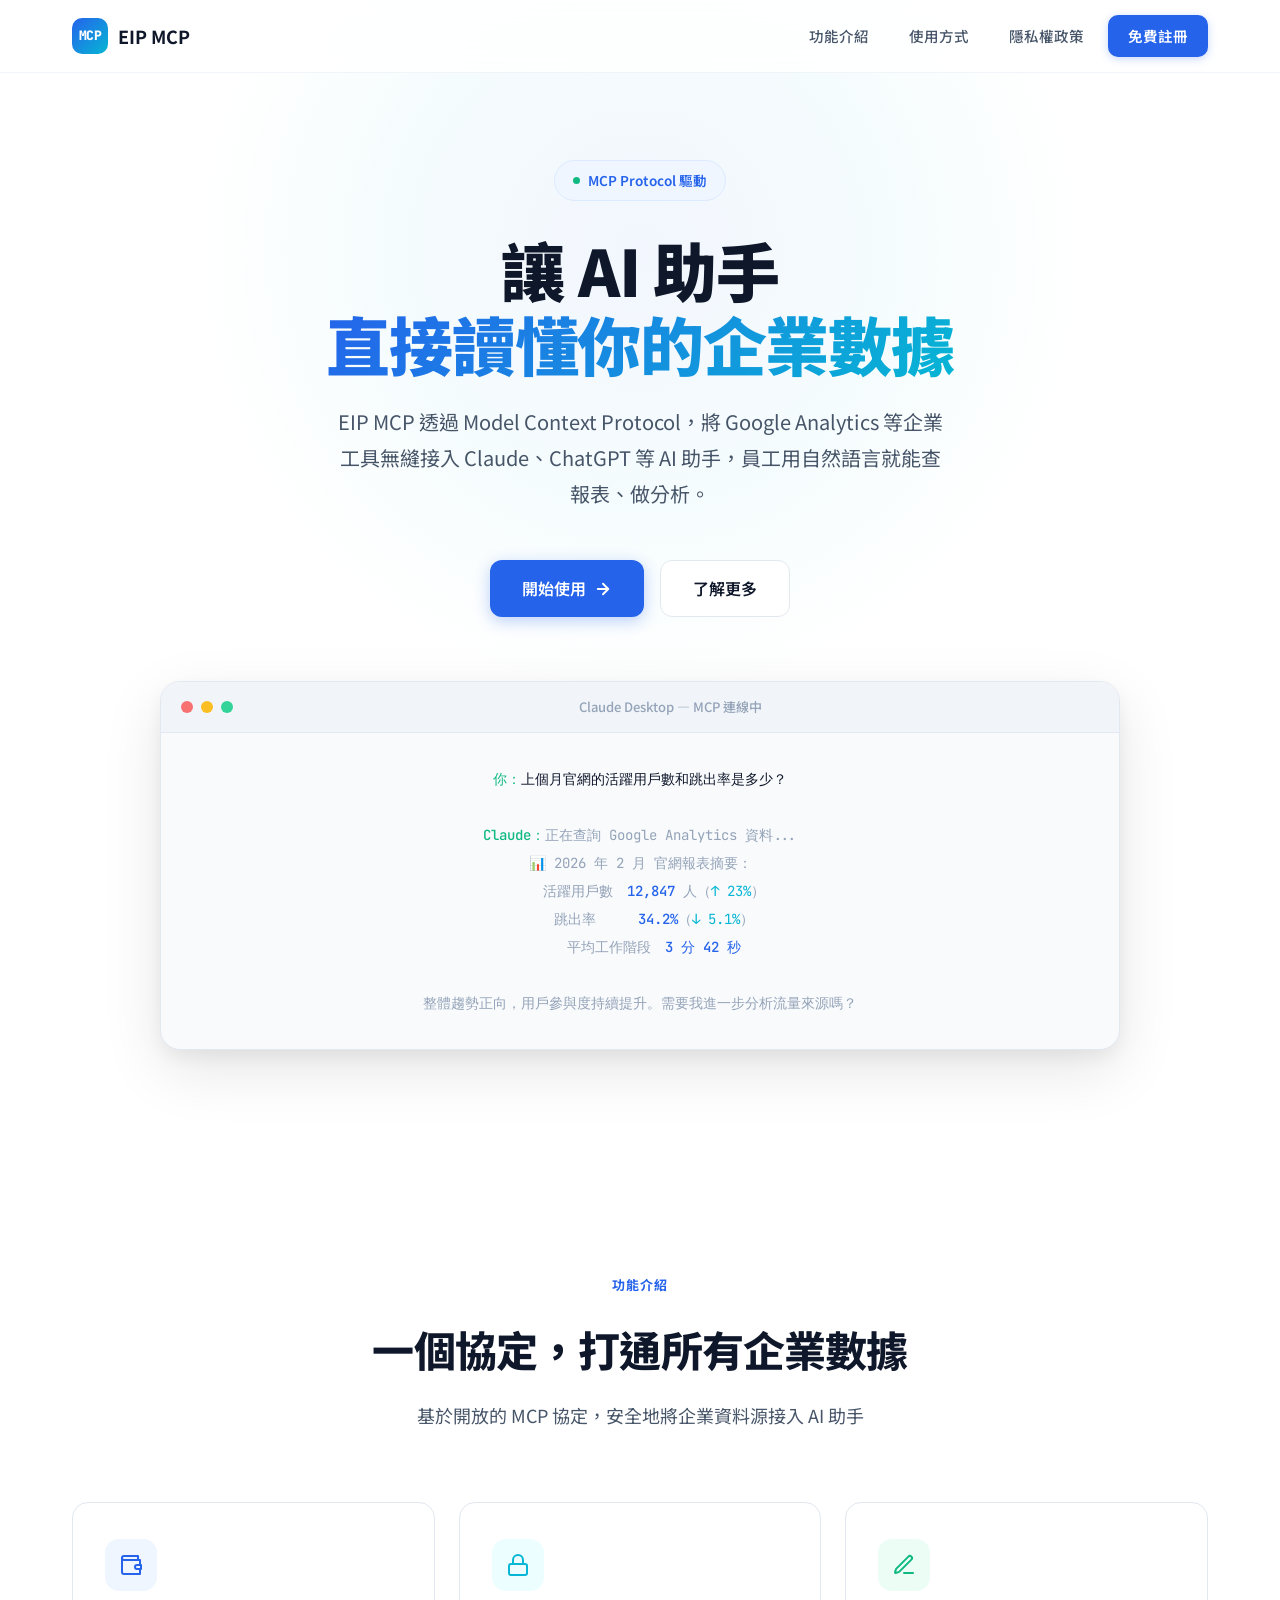
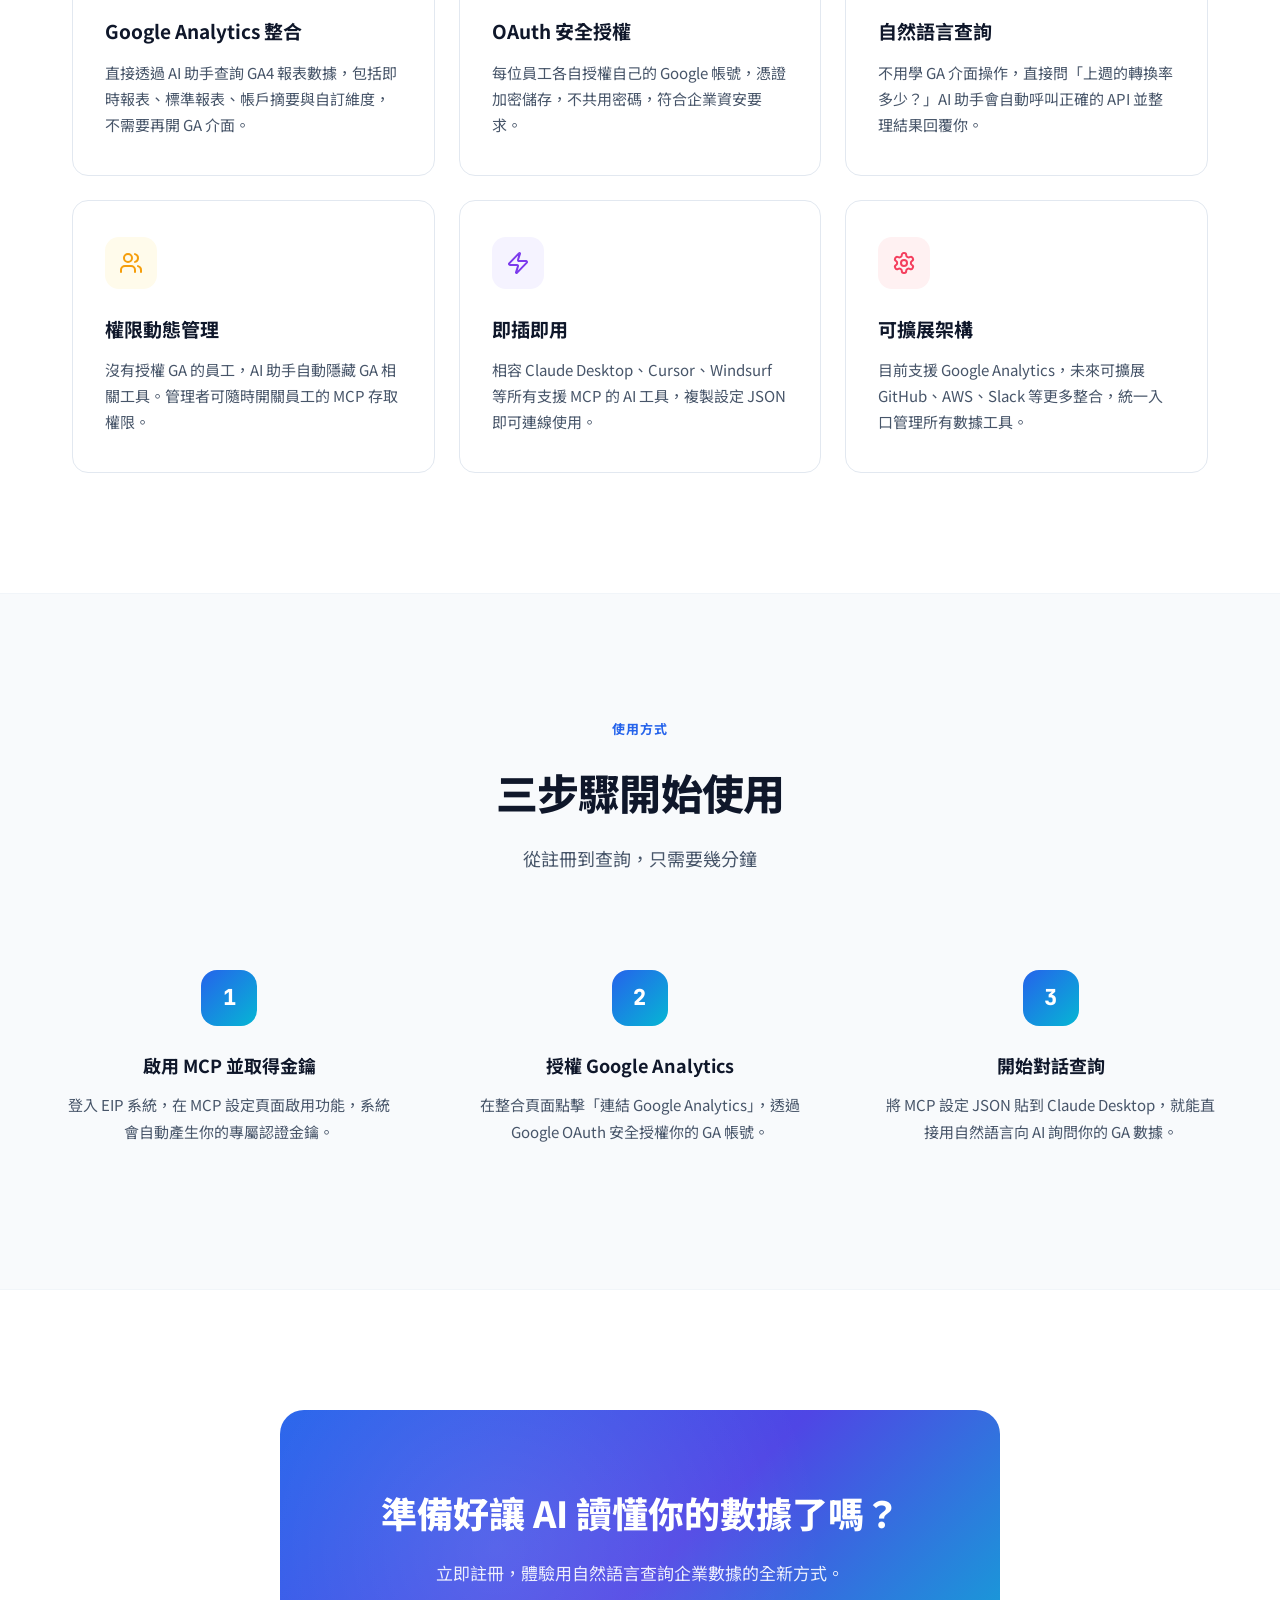
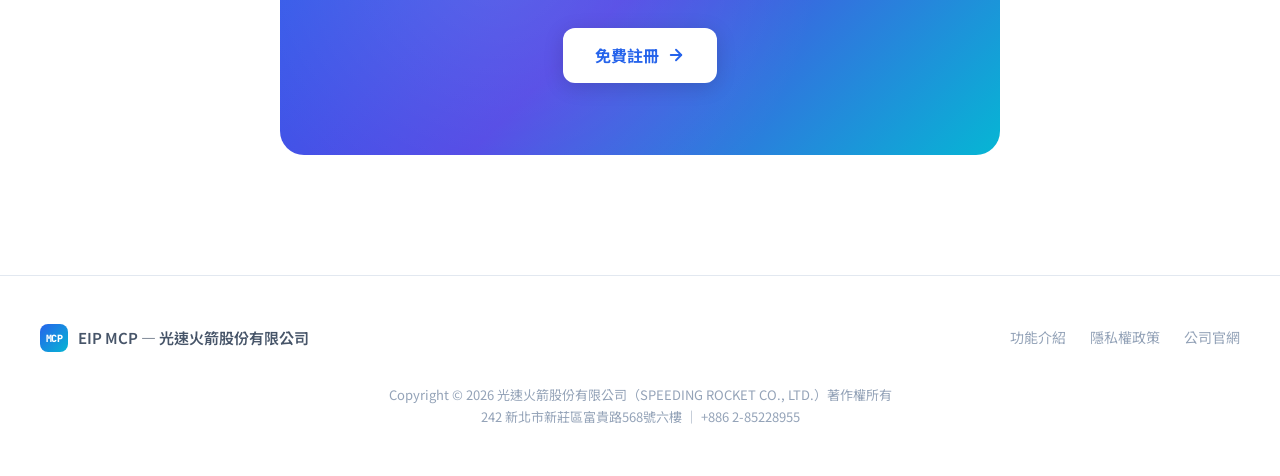
<file: index.html>
<!DOCTYPE html>
<html lang="zh-TW">
<head>
  <meta charset="UTF-8">
  <meta name="viewport" content="width=device-width, initial-scale=1.0">
  <title>EIP MCP — 企業智慧數據整合平台</title>
  <meta name="description" content="EIP MCP 透過 Model Context Protocol 讓 AI 助手直接存取企業數據，提升團隊決策效率。">
  <link rel="preconnect" href="https://fonts.googleapis.com">
  <link rel="preconnect" href="https://fonts.gstatic.com" crossorigin>
  <link href="https://fonts.googleapis.com/css2?family=Noto+Sans+TC:wght@400;500;600;700;900&family=JetBrains+Mono:wght@400;500&display=swap" rel="stylesheet">
  <link rel="stylesheet" href="style.css">
  <style>
    /* ─── HERO ─── */
    .hero {
      padding: 160px 32px 100px;
      text-align: center; position: relative; overflow: hidden;
    }
    .hero::before {
      content: '';
      position: absolute; top: -200px; left: 50%; transform: translateX(-50%);
      width: 900px; height: 900px;
      background: radial-gradient(circle, rgba(37,99,235,0.06) 0%, rgba(6,182,212,0.04) 40%, transparent 70%);
      pointer-events: none;
    }
    .hero-badge {
      display: inline-flex; align-items: center; gap: 8px;
      background: var(--primary-50); border: 1px solid var(--primary-100);
      padding: 8px 18px; border-radius: 100px;
      font-size: 13.5px; font-weight: 600; color: var(--primary);
      margin-bottom: 32px;
      animation: fadeInUp 0.6s ease both;
    }
    .hero-badge::before {
      content: ''; width: 7px; height: 7px;
      background: var(--success); border-radius: 50%;
      animation: pulse-dot 2s ease infinite;
    }
    @keyframes pulse-dot {
      0%, 100% { opacity: 1; transform: scale(1); }
      50% { opacity: 0.6; transform: scale(1.4); }
    }
    .hero h1 {
      font-size: clamp(36px, 5.5vw, 64px);
      font-weight: 900; line-height: 1.15;
      letter-spacing: -0.02em; margin-bottom: 24px;
      animation: fadeInUp 0.6s 0.1s ease both;
    }
    .hero h1 .gradient-text {
      background: linear-gradient(135deg, var(--primary) 0%, var(--accent) 100%);
      -webkit-background-clip: text; -webkit-text-fill-color: transparent; background-clip: text;
    }
    .hero p {
      font-size: clamp(17px, 2vw, 20px); color: var(--text-secondary);
      max-width: 620px; margin: 0 auto 48px; line-height: 1.8;
      animation: fadeInUp 0.6s 0.2s ease both;
    }
    .hero-actions {
      display: flex; gap: 16px; justify-content: center; flex-wrap: wrap;
      animation: fadeInUp 0.6s 0.3s ease both;
    }

    /* Hero visual */
    .hero-visual {
      max-width: 960px; margin: 64px auto 0;
      border-radius: 20px; overflow: hidden;
      box-shadow: var(--shadow-xl); border: 1px solid var(--border);
      background: var(--surface-raised);
      animation: fadeInUp 0.8s 0.4s ease both;
    }
    .terminal-bar {
      display: flex; align-items: center; gap: 8px;
      padding: 14px 20px; background: var(--surface-muted);
      border-bottom: 1px solid var(--border);
    }
    .terminal-dot { width: 12px; height: 12px; border-radius: 50%; }
    .terminal-dot:nth-child(1) { background: #f87171; }
    .terminal-dot:nth-child(2) { background: #fbbf24; }
    .terminal-dot:nth-child(3) { background: #34d399; }
    .terminal-bar span {
      flex: 1; text-align: center; font-size: 13px;
      color: var(--text-muted); font-weight: 500;
    }
    .terminal-body {
      padding: 32px; font-family: 'JetBrains Mono', monospace;
      font-size: 14px; line-height: 2; color: var(--text-secondary);
    }
    .terminal-body .prompt { color: var(--success); font-weight: 500; }
    .terminal-body .cmd { color: var(--text); font-weight: 500; }
    .terminal-body .output { color: var(--text-muted); }
    .terminal-body .highlight { color: var(--primary); font-weight: 500; }
    .terminal-body .accent { color: var(--accent); }

    /* ─── FEATURES ─── */
    .features { padding: 120px 32px; max-width: 1200px; margin: 0 auto; }
    .features-grid {
      display: grid;
      grid-template-columns: repeat(auto-fit, minmax(320px, 1fr));
      gap: 24px;
    }
    .feature-card {
      background: var(--surface); border: 1px solid var(--border);
      border-radius: var(--radius); padding: 36px 32px;
      transition: all 0.3s ease; position: relative; overflow: hidden;
    }
    .feature-card::before {
      content: ''; position: absolute; top: 0; left: 0; right: 0; height: 3px;
      background: linear-gradient(90deg, var(--primary), var(--accent));
      opacity: 0; transition: opacity 0.3s ease;
    }
    .feature-card:hover {
      border-color: var(--primary-100); box-shadow: var(--shadow-lg);
      transform: translateY(-4px);
    }
    .feature-card:hover::before { opacity: 1; }
    .feature-icon {
      width: 52px; height: 52px; border-radius: 14px;
      display: flex; align-items: center; justify-content: center;
      margin-bottom: 24px; font-size: 24px;
    }
    .feature-icon.blue { background: #eff6ff; color: var(--primary); }
    .feature-icon.cyan { background: #ecfeff; color: var(--accent); }
    .feature-icon.green { background: #ecfdf5; color: var(--success); }
    .feature-icon.amber { background: #fffbeb; color: var(--warning); }
    .feature-icon.violet { background: #f5f3ff; color: #7c3aed; }
    .feature-icon.rose { background: #fff1f2; color: #f43f5e; }
    .feature-card h3 { font-size: 19px; font-weight: 700; margin-bottom: 12px; }
    .feature-card p { font-size: 15px; color: var(--text-secondary); line-height: 1.75; }

    /* ─── HOW IT WORKS ─── */
    .how-it-works {
      padding: 120px 32px; background: var(--surface-raised);
      border-top: 1px solid var(--border-light); border-bottom: 1px solid var(--border-light);
    }
    .how-inner { max-width: 1200px; margin: 0 auto; }
    .steps {
      display: grid;
      grid-template-columns: repeat(auto-fit, minmax(260px, 1fr));
      gap: 32px; margin-top: 72px;
    }
    .step { text-align: center; padding: 24px; }
    .step-number {
      width: 56px; height: 56px; border-radius: 16px;
      background: linear-gradient(135deg, var(--primary), var(--accent));
      color: #fff; font-size: 22px; font-weight: 800;
      display: flex; align-items: center; justify-content: center;
      margin: 0 auto 24px; font-family: 'JetBrains Mono', monospace;
    }
    .step h3 { font-size: 18px; font-weight: 700; margin-bottom: 12px; }
    .step p { font-size: 15px; color: var(--text-secondary); line-height: 1.75; }

    /* ─── CTA ─── */
    .cta-section { padding: 120px 32px; text-align: center; }
    .cta-box {
      max-width: 720px; margin: 0 auto;
      background: linear-gradient(135deg, var(--primary) 0%, #4f46e5 50%, var(--accent) 100%);
      border-radius: 24px; padding: 72px 48px; color: #fff;
      position: relative; overflow: hidden;
    }
    .cta-box::before {
      content: ''; position: absolute; inset: 0;
      background: radial-gradient(circle at 30% 40%, rgba(255,255,255,0.12), transparent 60%);
    }
    .cta-box h2 {
      font-size: clamp(26px, 3.5vw, 36px); font-weight: 800;
      margin-bottom: 16px; position: relative;
    }
    .cta-box p { font-size: 17px; opacity: 0.9; margin-bottom: 40px; position: relative; }
    .cta-box .btn {
      background: #fff; color: var(--primary); font-weight: 700;
      position: relative; box-shadow: 0 4px 20px rgba(0,0,0,0.15);
    }
    .cta-box .btn:hover {
      transform: translateY(-2px); box-shadow: 0 8px 30px rgba(0,0,0,0.2);
    }

    @media (max-width: 640px) {
      .hero { padding: 130px 20px 80px; }
      .features, .how-it-works, .cta-section { padding: 80px 20px; }
      .cta-box { padding: 48px 28px; border-radius: 20px; }
      .terminal-body { padding: 20px; font-size: 12.5px; }
    }
  </style>
</head>
<body>

  <!-- NAV -->
  <nav id="navbar">
    <div class="nav-inner">
      <a href="index.html" class="nav-logo">
        <div class="nav-logo-icon">MCP</div>
        EIP MCP
      </a>
      <button class="nav-toggle" onclick="document.querySelector('.nav-links').classList.toggle('open')" aria-label="選單">
        <span></span><span></span><span></span>
      </button>
      <div class="nav-links">
        <a href="#features">功能介紹</a>
        <a href="#how-it-works">使用方式</a>
        <a href="privacy.html">隱私權政策</a>
        <a href="https://meet.speeding-rocket.com/register" class="nav-cta">免費註冊</a>
      </div>
    </div>
  </nav>

  <!-- HERO -->
  <section class="hero">
    <div class="hero-badge">MCP Protocol 驅動</div>
    <h1>讓 AI 助手<br><span class="gradient-text">直接讀懂你的企業數據</span></h1>
    <p>EIP MCP 透過 Model Context Protocol，將 Google Analytics 等企業工具無縫接入 Claude、ChatGPT 等 AI 助手，員工用自然語言就能查報表、做分析。</p>
    <div class="hero-actions">
      <a href="https://meet.speeding-rocket.com/register" class="btn btn-primary">
        開始使用
        <svg viewBox="0 0 24 24" fill="none" stroke="currentColor" stroke-width="2.5" stroke-linecap="round" stroke-linejoin="round"><path d="M5 12h14"/><path d="m12 5 7 7-7 7"/></svg>
      </a>
      <a href="#features" class="btn btn-ghost">了解更多</a>
    </div>

    <div class="hero-visual">
      <div class="terminal-bar">
        <div class="terminal-dot"></div>
        <div class="terminal-dot"></div>
        <div class="terminal-dot"></div>
        <span>Claude Desktop — MCP 連線中</span>
      </div>
      <div class="terminal-body">
        <div><span class="prompt">你：</span><span class="cmd">上個月官網的活躍用戶數和跳出率是多少？</span></div>
        <br>
        <div><span class="prompt">Claude：</span><span class="output">正在查詢 Google Analytics 資料...</span></div>
        <div><span class="output">📊 2026 年 2 月 官網報表摘要：</span></div>
        <div><span class="output">　　活躍用戶數　</span><span class="highlight">12,847</span><span class="output"> 人（</span><span class="accent">↑ 23%</span><span class="output">）</span></div>
        <div><span class="output">　　跳出率　　　</span><span class="highlight">34.2%</span><span class="output">（</span><span class="accent">↓ 5.1%</span><span class="output">）</span></div>
        <div><span class="output">　　平均工作階段　</span><span class="highlight">3 分 42 秒</span></div>
        <br>
        <div><span class="output">整體趨勢正向，用戶參與度持續提升。需要我進一步分析流量來源嗎？</span></div>
      </div>
    </div>
  </section>

  <!-- FEATURES -->
  <section class="features" id="features">
    <div class="section-header reveal">
      <div class="section-label">功能介紹</div>
      <h2>一個協定，打通所有企業數據</h2>
      <p>基於開放的 MCP 協定，安全地將企業資料源接入 AI 助手</p>
    </div>
    <div class="features-grid">
      <div class="feature-card reveal">
        <div class="feature-icon blue">
          <svg width="24" height="24" viewBox="0 0 24 24" fill="none" stroke="currentColor" stroke-width="2" stroke-linecap="round" stroke-linejoin="round"><path d="M21 12V7H5a2 2 0 0 1 0-4h14v4"/><path d="M3 5v14a2 2 0 0 0 2 2h16v-5"/><path d="M18 12a2 2 0 0 0 0 4h4v-4Z"/></svg>
        </div>
        <h3>Google Analytics 整合</h3>
        <p>直接透過 AI 助手查詢 GA4 報表數據，包括即時報表、標準報表、帳戶摘要與自訂維度，不需要再開 GA 介面。</p>
      </div>
      <div class="feature-card reveal">
        <div class="feature-icon cyan">
          <svg width="24" height="24" viewBox="0 0 24 24" fill="none" stroke="currentColor" stroke-width="2" stroke-linecap="round" stroke-linejoin="round"><rect width="18" height="11" x="3" y="11" rx="2" ry="2"/><path d="M7 11V7a5 5 0 0 1 10 0v4"/></svg>
        </div>
        <h3>OAuth 安全授權</h3>
        <p>每位員工各自授權自己的 Google 帳號，憑證加密儲存，不共用密碼，符合企業資安要求。</p>
      </div>
      <div class="feature-card reveal">
        <div class="feature-icon green">
          <svg width="24" height="24" viewBox="0 0 24 24" fill="none" stroke="currentColor" stroke-width="2" stroke-linecap="round" stroke-linejoin="round"><path d="M12 20h9"/><path d="M16.376 3.622a1 1 0 0 1 3.002 3.002L7.368 18.635a2 2 0 0 1-.855.506l-2.872.838a.5.5 0 0 1-.62-.62l.838-2.872a2 2 0 0 1 .506-.854z"/></svg>
        </div>
        <h3>自然語言查詢</h3>
        <p>不用學 GA 介面操作，直接問「上週的轉換率多少？」AI 助手會自動呼叫正確的 API 並整理結果回覆你。</p>
      </div>
      <div class="feature-card reveal">
        <div class="feature-icon amber">
          <svg width="24" height="24" viewBox="0 0 24 24" fill="none" stroke="currentColor" stroke-width="2" stroke-linecap="round" stroke-linejoin="round"><path d="M16 21v-2a4 4 0 0 0-4-4H6a4 4 0 0 0-4 4v2"/><circle cx="9" cy="7" r="4"/><path d="M22 21v-2a4 4 0 0 0-3-3.87"/><path d="M16 3.13a4 4 0 0 1 0 7.75"/></svg>
        </div>
        <h3>權限動態管理</h3>
        <p>沒有授權 GA 的員工，AI 助手自動隱藏 GA 相關工具。管理者可隨時開關員工的 MCP 存取權限。</p>
      </div>
      <div class="feature-card reveal">
        <div class="feature-icon violet">
          <svg width="24" height="24" viewBox="0 0 24 24" fill="none" stroke="currentColor" stroke-width="2" stroke-linecap="round" stroke-linejoin="round"><path d="M4 14a1 1 0 0 1-.78-1.63l9.9-10.2a.5.5 0 0 1 .86.46l-1.92 6.02A1 1 0 0 0 13 10h7a1 1 0 0 1 .78 1.63l-9.9 10.2a.5.5 0 0 1-.86-.46l1.92-6.02A1 1 0 0 0 11 14z"/></svg>
        </div>
        <h3>即插即用</h3>
        <p>相容 Claude Desktop、Cursor、Windsurf 等所有支援 MCP 的 AI 工具，複製設定 JSON 即可連線使用。</p>
      </div>
      <div class="feature-card reveal">
        <div class="feature-icon rose">
          <svg width="24" height="24" viewBox="0 0 24 24" fill="none" stroke="currentColor" stroke-width="2" stroke-linecap="round" stroke-linejoin="round"><path d="M12.22 2h-.44a2 2 0 0 0-2 2v.18a2 2 0 0 1-1 1.73l-.43.25a2 2 0 0 1-2 0l-.15-.08a2 2 0 0 0-2.73.73l-.22.38a2 2 0 0 0 .73 2.73l.15.1a2 2 0 0 1 1 1.72v.51a2 2 0 0 1-1 1.74l-.15.09a2 2 0 0 0-.73 2.73l.22.38a2 2 0 0 0 2.73.73l.15-.08a2 2 0 0 1 2 0l.43.25a2 2 0 0 1 1 1.73V20a2 2 0 0 0 2 2h.44a2 2 0 0 0 2-2v-.18a2 2 0 0 1 1-1.73l.43-.25a2 2 0 0 1 2 0l.15.08a2 2 0 0 0 2.73-.73l.22-.39a2 2 0 0 0-.73-2.73l-.15-.08a2 2 0 0 1-1-1.74v-.5a2 2 0 0 1 1-1.74l.15-.09a2 2 0 0 0 .73-2.73l-.22-.38a2 2 0 0 0-2.73-.73l-.15.08a2 2 0 0 1-2 0l-.43-.25a2 2 0 0 1-1-1.73V4a2 2 0 0 0-2-2z"/><circle cx="12" cy="12" r="3"/></svg>
        </div>
        <h3>可擴展架構</h3>
        <p>目前支援 Google Analytics，未來可擴展 GitHub、AWS、Slack 等更多整合，統一入口管理所有數據工具。</p>
      </div>
    </div>
  </section>

  <!-- HOW IT WORKS -->
  <section class="how-it-works" id="how-it-works">
    <div class="how-inner">
      <div class="section-header reveal">
        <div class="section-label">使用方式</div>
        <h2>三步驟開始使用</h2>
        <p>從註冊到查詢，只需要幾分鐘</p>
      </div>
      <div class="steps">
        <div class="step reveal">
          <div class="step-number">1</div>
          <h3>啟用 MCP 並取得金鑰</h3>
          <p>登入 EIP 系統，在 MCP 設定頁面啟用功能，系統會自動產生你的專屬認證金鑰。</p>
        </div>
        <div class="step reveal">
          <div class="step-number">2</div>
          <h3>授權 Google Analytics</h3>
          <p>在整合頁面點擊「連結 Google Analytics」，透過 Google OAuth 安全授權你的 GA 帳號。</p>
        </div>
        <div class="step reveal">
          <div class="step-number">3</div>
          <h3>開始對話查詢</h3>
          <p>將 MCP 設定 JSON 貼到 Claude Desktop，就能直接用自然語言向 AI 詢問你的 GA 數據。</p>
        </div>
      </div>
    </div>
  </section>

  <!-- CTA -->
  <section class="cta-section">
    <div class="cta-box reveal">
      <h2>準備好讓 AI 讀懂你的數據了嗎？</h2>
      <p>立即註冊，體驗用自然語言查詢企業數據的全新方式。</p>
      <a href="https://meet.speeding-rocket.com/register" class="btn">
        免費註冊
        <svg width="18" height="18" viewBox="0 0 24 24" fill="none" stroke="currentColor" stroke-width="2.5" stroke-linecap="round" stroke-linejoin="round"><path d="M5 12h14"/><path d="m12 5 7 7-7 7"/></svg>
      </a>
    </div>
  </section>

  <!-- FOOTER -->
  <footer>
    <div class="footer-inner">
      <div class="footer-brand">
        <div class="nav-logo-icon">MCP</div>
        EIP MCP — 光速火箭股份有限公司
      </div>
      <div class="footer-links">
        <a href="#features">功能介紹</a>
        <a href="privacy.html">隱私權政策</a>
        <a href="https://www.speeding-rocket.com" target="_blank" rel="noopener">公司官網</a>
      </div>
      <div class="footer-copy">
        Copyright &copy; 2026 光速火箭股份有限公司（SPEEDING ROCKET CO., LTD.）著作權所有<br>
        242 新北市新莊區富貴路568號六樓 ｜ +886 2-85228955
      </div>
    </div>
  </footer>

  <script>
    const navbar = document.getElementById('navbar');
    window.addEventListener('scroll', () => {
      navbar.classList.toggle('scrolled', window.scrollY > 20);
    });
    const revealEls = document.querySelectorAll('.reveal');
    const observer = new IntersectionObserver((entries) => {
      entries.forEach((entry, i) => {
        if (entry.isIntersecting) {
          setTimeout(() => entry.target.classList.add('visible'), i * 80);
          observer.unobserve(entry.target);
        }
      });
    }, { threshold: 0.15 });
    revealEls.forEach(el => observer.observe(el));
    document.querySelectorAll('.nav-links a').forEach(a => {
      a.addEventListener('click', () => document.querySelector('.nav-links').classList.remove('open'));
    });
  </script>
</body>
</html>
</file>
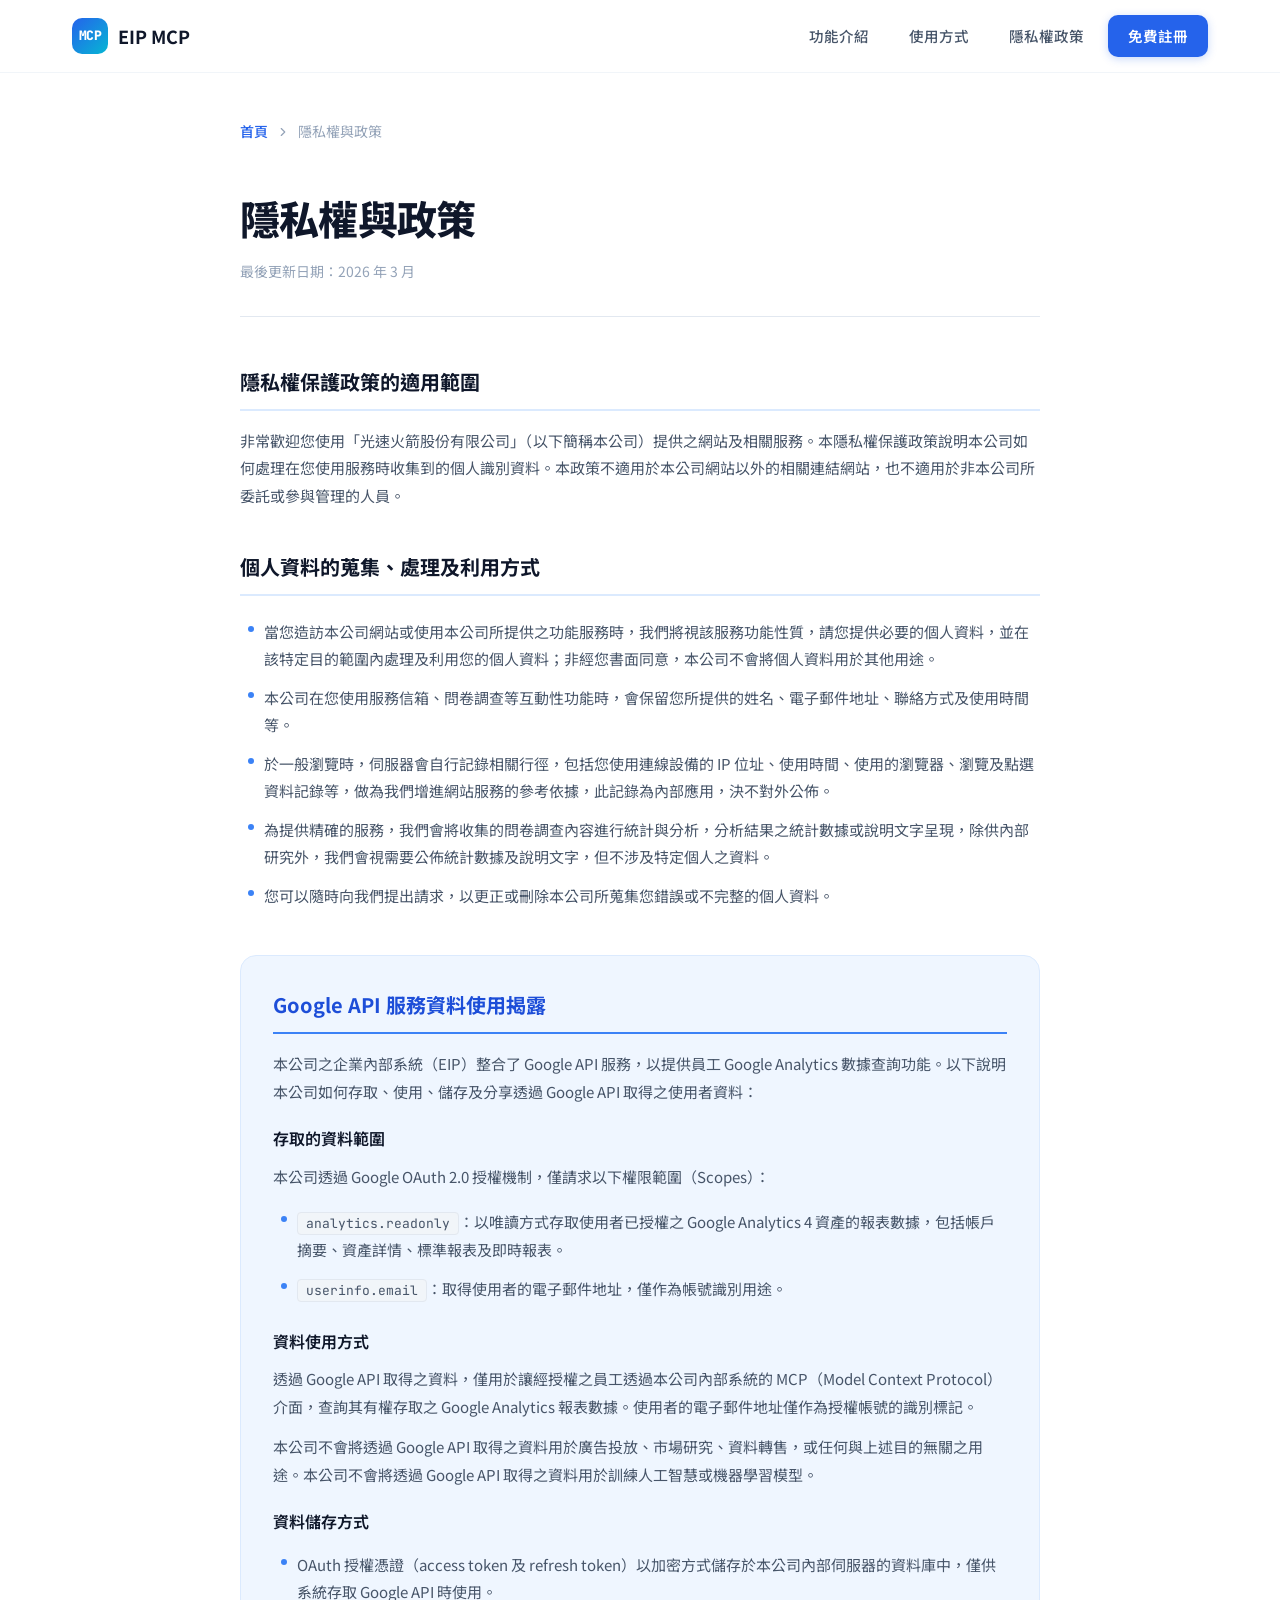
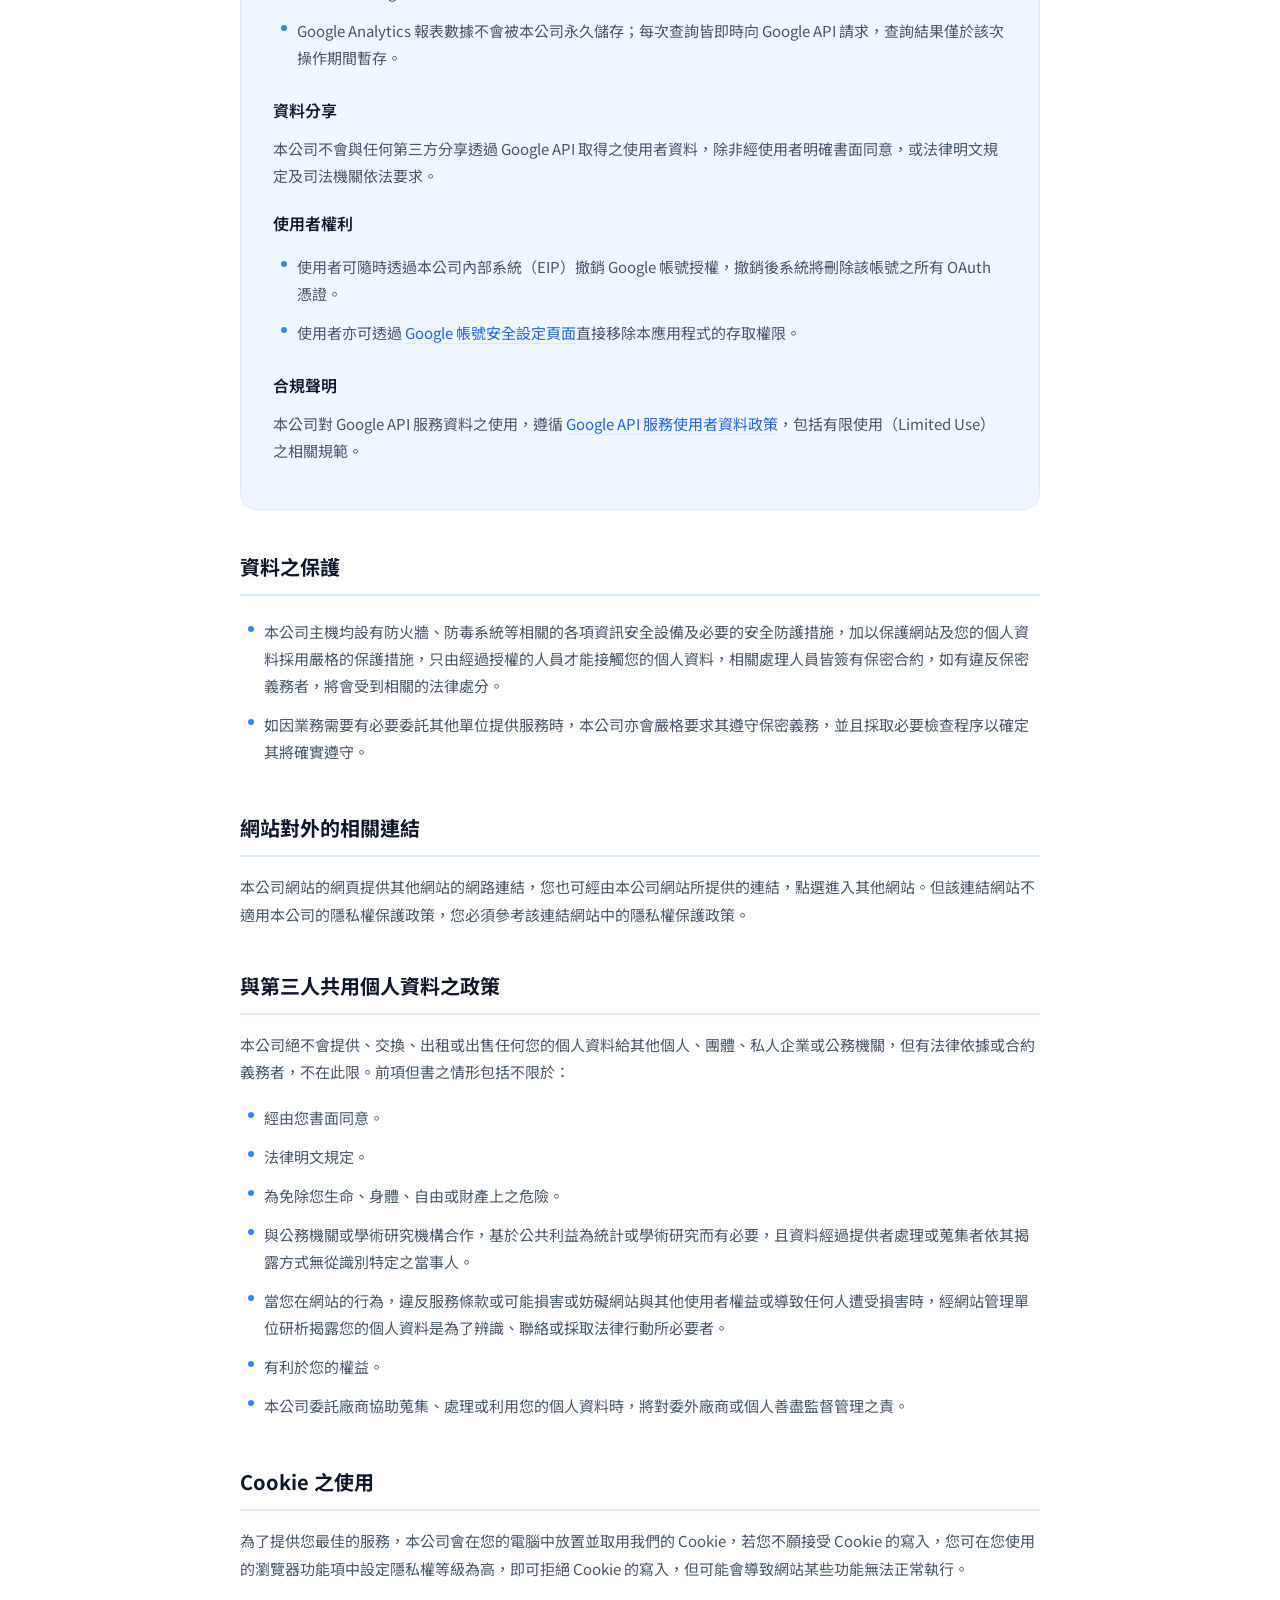
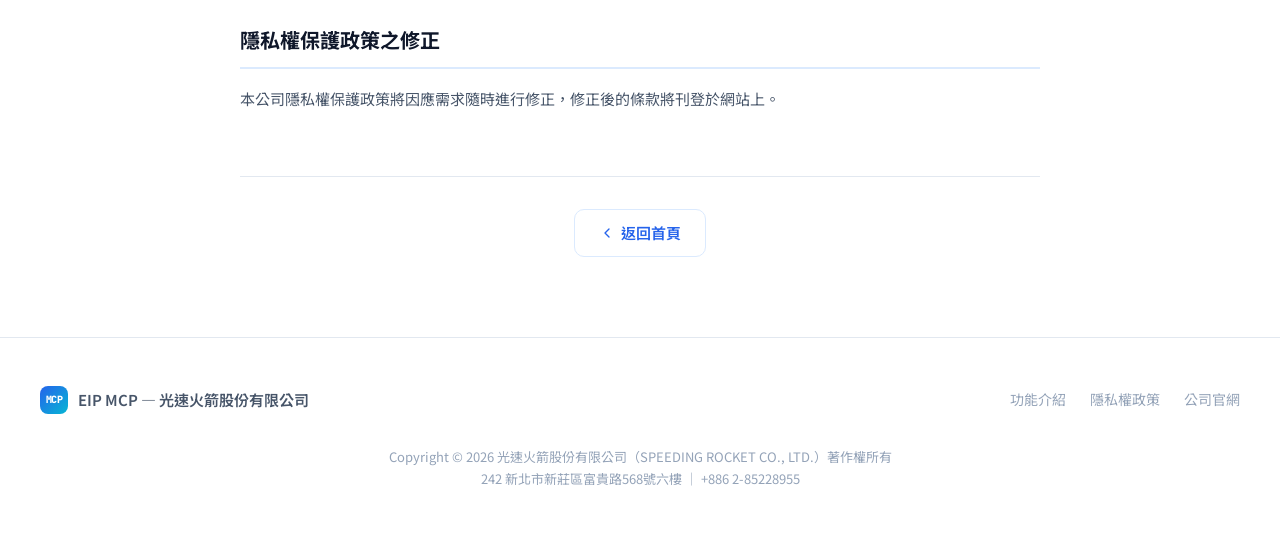
<file: privacy.html>
<!DOCTYPE html>
<html lang="zh-TW">
<head>
  <meta charset="UTF-8">
  <meta name="viewport" content="width=device-width, initial-scale=1.0">
  <title>隱私權與政策 — EIP MCP</title>
  <meta name="description" content="光速火箭股份有限公司 EIP MCP 隱私權保護政策，包含 Google API 服務資料使用揭露。">
  <link rel="preconnect" href="https://fonts.googleapis.com">
  <link rel="preconnect" href="https://fonts.gstatic.com" crossorigin>
  <link href="https://fonts.googleapis.com/css2?family=Noto+Sans+TC:wght@400;500;600;700;900&family=JetBrains+Mono:wght@400;500&display=swap" rel="stylesheet">
  <link rel="stylesheet" href="style.css">
  <style>
    .privacy-page { padding: 120px 32px 80px; background: var(--surface); min-height: 100vh; }
    .privacy-page .privacy-inner { max-width: 800px; margin: 0 auto; }

    .breadcrumb {
      max-width: 800px; margin: 0 auto 40px;
      display: flex; align-items: center; gap: 8px;
      font-size: 14px; color: var(--text-muted);
      animation: fadeInUp 0.5s ease both;
    }
    .breadcrumb a {
      color: var(--primary); text-decoration: none; font-weight: 500;
      transition: color 0.2s;
    }
    .breadcrumb a:hover { color: var(--primary-dark); }
    .breadcrumb svg { width: 14px; height: 14px; color: var(--text-muted); }

    .privacy-page h2 {
      font-size: clamp(28px, 4vw, 40px); font-weight: 800;
      margin-bottom: 8px; letter-spacing: -0.02em;
      text-align: left;
      animation: fadeInUp 0.5s 0.05s ease both;
    }
    .privacy-page .privacy-updated {
      text-align: left; color: var(--text-muted);
      font-size: 14px; margin-bottom: 48px;
      padding-bottom: 32px; border-bottom: 1px solid var(--border);
      animation: fadeInUp 0.5s 0.1s ease both;
    }
    .privacy-page .privacy-section {
      animation: fadeInUp 0.5s 0.15s ease both;
    }

    /* Google API section highlight */
    .privacy-section.google-api-section {
      background: var(--primary-50);
      border: 1px solid var(--primary-100);
      border-radius: var(--radius);
      padding: 32px;
      margin-bottom: 40px;
    }
    .privacy-section.google-api-section h3 {
      border-bottom-color: var(--primary-light);
      color: var(--primary-dark);
    }

    .back-to-top {
      display: flex; align-items: center; justify-content: center; gap: 8px;
      margin-top: 64px; padding-top: 32px; border-top: 1px solid var(--border);
    }
    .back-to-top a {
      color: var(--primary); text-decoration: none; font-weight: 600;
      font-size: 15px; display: inline-flex; align-items: center; gap: 6px;
      padding: 10px 24px; border-radius: 10px;
      border: 1.5px solid var(--primary-100);
      transition: all 0.2s;
    }
    .back-to-top a:hover {
      background: var(--primary-50); border-color: var(--primary-light);
    }
    .back-to-top a svg { width: 16px; height: 16px; }

    @media (max-width: 640px) {
      .privacy-page { padding: 100px 20px 60px; }
      .privacy-section.google-api-section { padding: 24px 20px; }
    }
  </style>
</head>
<body>

  <!-- NAV -->
  <nav id="navbar">
    <div class="nav-inner">
      <a href="index.html" class="nav-logo">
        <div class="nav-logo-icon">MCP</div>
        EIP MCP
      </a>
      <button class="nav-toggle" onclick="document.querySelector('.nav-links').classList.toggle('open')" aria-label="選單">
        <span></span><span></span><span></span>
      </button>
      <div class="nav-links">
        <a href="index.html#features">功能介紹</a>
        <a href="index.html#how-it-works">使用方式</a>
        <a href="privacy.html">隱私權政策</a>
        <a href="https://meet.speeding-rocket.com/register" class="nav-cta">免費註冊</a>
      </div>
    </div>
  </nav>

  <!-- PRIVACY PAGE -->
  <main class="privacy-page">
    <div class="privacy-inner">

      <div class="breadcrumb">
        <a href="index.html">首頁</a>
        <svg viewBox="0 0 24 24" fill="none" stroke="currentColor" stroke-width="2" stroke-linecap="round" stroke-linejoin="round"><path d="m9 18 6-6-6-6"/></svg>
        <span>隱私權與政策</span>
      </div>

      <h2>隱私權與政策</h2>
      <p class="privacy-updated">最後更新日期：2026 年 3 月</p>

      <div class="privacy-section">
        <h3>隱私權保護政策的適用範圍</h3>
        <p>非常歡迎您使用「光速火箭股份有限公司」（以下簡稱本公司）提供之網站及相關服務。本隱私權保護政策說明本公司如何處理在您使用服務時收集到的個人識別資料。本政策不適用於本公司網站以外的相關連結網站，也不適用於非本公司所委託或參與管理的人員。</p>
      </div>

      <div class="privacy-section">
        <h3>個人資料的蒐集、處理及利用方式</h3>
        <ul>
          <li>當您造訪本公司網站或使用本公司所提供之功能服務時，我們將視該服務功能性質，請您提供必要的個人資料，並在該特定目的範圍內處理及利用您的個人資料；非經您書面同意，本公司不會將個人資料用於其他用途。</li>
          <li>本公司在您使用服務信箱、問卷調查等互動性功能時，會保留您所提供的姓名、電子郵件地址、聯絡方式及使用時間等。</li>
          <li>於一般瀏覽時，伺服器會自行記錄相關行徑，包括您使用連線設備的 IP 位址、使用時間、使用的瀏覽器、瀏覽及點選資料記錄等，做為我們增進網站服務的參考依據，此記錄為內部應用，決不對外公佈。</li>
          <li>為提供精確的服務，我們會將收集的問卷調查內容進行統計與分析，分析結果之統計數據或說明文字呈現，除供內部研究外，我們會視需要公佈統計數據及說明文字，但不涉及特定個人之資料。</li>
          <li>您可以隨時向我們提出請求，以更正或刪除本公司所蒐集您錯誤或不完整的個人資料。</li>
        </ul>
      </div>

      <div class="privacy-section google-api-section">
        <h3>Google API 服務資料使用揭露</h3>
        <p>本公司之企業內部系統（EIP）整合了 Google API 服務，以提供員工 Google Analytics 數據查詢功能。以下說明本公司如何存取、使用、儲存及分享透過 Google API 取得之使用者資料：</p>

        <h4>存取的資料範圍</h4>
        <p>本公司透過 Google OAuth 2.0 授權機制，僅請求以下權限範圍（Scopes）：</p>
        <ul>
          <li><code>analytics.readonly</code>：以唯讀方式存取使用者已授權之 Google Analytics 4 資產的報表數據，包括帳戶摘要、資產詳情、標準報表及即時報表。</li>
          <li><code>userinfo.email</code>：取得使用者的電子郵件地址，僅作為帳號識別用途。</li>
        </ul>

        <h4>資料使用方式</h4>
        <p>透過 Google API 取得之資料，僅用於讓經授權之員工透過本公司內部系統的 MCP（Model Context Protocol）介面，查詢其有權存取之 Google Analytics 報表數據。使用者的電子郵件地址僅作為授權帳號的識別標記。</p>
        <p>本公司不會將透過 Google API 取得之資料用於廣告投放、市場研究、資料轉售，或任何與上述目的無關之用途。本公司不會將透過 Google API 取得之資料用於訓練人工智慧或機器學習模型。</p>

        <h4>資料儲存方式</h4>
        <ul>
          <li>OAuth 授權憑證（access token 及 refresh token）以加密方式儲存於本公司內部伺服器的資料庫中，僅供系統存取 Google API 時使用。</li>
          <li>Google Analytics 報表數據不會被本公司永久儲存；每次查詢皆即時向 Google API 請求，查詢結果僅於該次操作期間暫存。</li>
        </ul>

        <h4>資料分享</h4>
        <p>本公司不會與任何第三方分享透過 Google API 取得之使用者資料，除非經使用者明確書面同意，或法律明文規定及司法機關依法要求。</p>

        <h4>使用者權利</h4>
        <ul>
          <li>使用者可隨時透過本公司內部系統（EIP）撤銷 Google 帳號授權，撤銷後系統將刪除該帳號之所有 OAuth 憑證。</li>
          <li>使用者亦可透過 <a href="https://myaccount.google.com/permissions" target="_blank" rel="noopener">Google 帳號安全設定頁面</a>直接移除本應用程式的存取權限。</li>
        </ul>

        <h4>合規聲明</h4>
        <p>本公司對 Google API 服務資料之使用，遵循 <a href="https://developers.google.com/terms/api-services-user-data-policy" target="_blank" rel="noopener">Google API 服務使用者資料政策</a>，包括有限使用（Limited Use）之相關規範。</p>
      </div>

      <div class="privacy-section">
        <h3>資料之保護</h3>
        <ul>
          <li>本公司主機均設有防火牆、防毒系統等相關的各項資訊安全設備及必要的安全防護措施，加以保護網站及您的個人資料採用嚴格的保護措施，只由經過授權的人員才能接觸您的個人資料，相關處理人員皆簽有保密合約，如有違反保密義務者，將會受到相關的法律處分。</li>
          <li>如因業務需要有必要委託其他單位提供服務時，本公司亦會嚴格要求其遵守保密義務，並且採取必要檢查程序以確定其將確實遵守。</li>
        </ul>
      </div>

      <div class="privacy-section">
        <h3>網站對外的相關連結</h3>
        <p>本公司網站的網頁提供其他網站的網路連結，您也可經由本公司網站所提供的連結，點選進入其他網站。但該連結網站不適用本公司的隱私權保護政策，您必須參考該連結網站中的隱私權保護政策。</p>
      </div>

      <div class="privacy-section">
        <h3>與第三人共用個人資料之政策</h3>
        <p>本公司絕不會提供、交換、出租或出售任何您的個人資料給其他個人、團體、私人企業或公務機關，但有法律依據或合約義務者，不在此限。前項但書之情形包括不限於：</p>
        <ul>
          <li>經由您書面同意。</li>
          <li>法律明文規定。</li>
          <li>為免除您生命、身體、自由或財產上之危險。</li>
          <li>與公務機關或學術研究機構合作，基於公共利益為統計或學術研究而有必要，且資料經過提供者處理或蒐集者依其揭露方式無從識別特定之當事人。</li>
          <li>當您在網站的行為，違反服務條款或可能損害或妨礙網站與其他使用者權益或導致任何人遭受損害時，經網站管理單位研析揭露您的個人資料是為了辨識、聯絡或採取法律行動所必要者。</li>
          <li>有利於您的權益。</li>
          <li>本公司委託廠商協助蒐集、處理或利用您的個人資料時，將對委外廠商或個人善盡監督管理之責。</li>
        </ul>
      </div>

      <div class="privacy-section">
        <h3>Cookie 之使用</h3>
        <p>為了提供您最佳的服務，本公司會在您的電腦中放置並取用我們的 Cookie，若您不願接受 Cookie 的寫入，您可在您使用的瀏覽器功能項中設定隱私權等級為高，即可拒絕 Cookie 的寫入，但可能會導致網站某些功能無法正常執行。</p>
      </div>

      <div class="privacy-section">
        <h3>隱私權保護政策之修正</h3>
        <p>本公司隱私權保護政策將因應需求隨時進行修正，修正後的條款將刊登於網站上。</p>
      </div>

      <div class="back-to-top">
        <a href="index.html">
          <svg viewBox="0 0 24 24" fill="none" stroke="currentColor" stroke-width="2" stroke-linecap="round" stroke-linejoin="round"><path d="m15 18-6-6 6-6"/></svg>
          返回首頁
        </a>
      </div>

    </div>
  </main>

  <!-- FOOTER -->
  <footer>
    <div class="footer-inner">
      <div class="footer-brand">
        <div class="nav-logo-icon">MCP</div>
        EIP MCP — 光速火箭股份有限公司
      </div>
      <div class="footer-links">
        <a href="index.html#features">功能介紹</a>
        <a href="privacy.html">隱私權政策</a>
        <a href="https://www.speeding-rocket.com" target="_blank" rel="noopener">公司官網</a>
      </div>
      <div class="footer-copy">
        Copyright &copy; 2026 光速火箭股份有限公司（SPEEDING ROCKET CO., LTD.）著作權所有<br>
        242 新北市新莊區富貴路568號六樓 ｜ +886 2-85228955
      </div>
    </div>
  </footer>

  <script>
    const navbar = document.getElementById('navbar');
    window.addEventListener('scroll', () => {
      navbar.classList.toggle('scrolled', window.scrollY > 20);
    });
    document.querySelectorAll('.nav-links a').forEach(a => {
      a.addEventListener('click', () => document.querySelector('.nav-links').classList.remove('open'));
    });
  </script>
</body>
</html>
</file>
<file: style.css>
/* ─── RESET & VARIABLES ─── */
*, *::before, *::after { margin: 0; padding: 0; box-sizing: border-box; }

:root {
  --primary: #2563eb;
  --primary-light: #3b82f6;
  --primary-dark: #1d4ed8;
  --primary-50: #eff6ff;
  --primary-100: #dbeafe;
  --accent: #06b6d4;
  --accent-light: #22d3ee;
  --surface: #ffffff;
  --surface-raised: #f8fafc;
  --surface-muted: #f1f5f9;
  --border: #e2e8f0;
  --border-light: #f1f5f9;
  --text: #0f172a;
  --text-secondary: #475569;
  --text-muted: #94a3b8;
  --success: #10b981;
  --warning: #f59e0b;
  --radius: 16px;
  --radius-sm: 10px;
  --shadow-sm: 0 1px 3px rgba(0,0,0,0.04), 0 1px 2px rgba(0,0,0,0.06);
  --shadow-md: 0 4px 16px rgba(0,0,0,0.06), 0 2px 4px rgba(0,0,0,0.04);
  --shadow-lg: 0 12px 40px rgba(0,0,0,0.08), 0 4px 12px rgba(0,0,0,0.04);
  --shadow-xl: 0 20px 60px rgba(0,0,0,0.1), 0 8px 20px rgba(0,0,0,0.06);
}

html { scroll-behavior: smooth; scroll-padding-top: 80px; }

body {
  font-family: 'Noto Sans TC', -apple-system, BlinkMacSystemFont, sans-serif;
  color: var(--text);
  background: var(--surface);
  line-height: 1.7;
  -webkit-font-smoothing: antialiased;
  overflow-x: hidden;
}

/* ─── NAV ─── */
nav {
  position: fixed; top: 0; left: 0; right: 0; z-index: 100;
  background: rgba(255,255,255,0.85);
  backdrop-filter: blur(20px) saturate(180%);
  -webkit-backdrop-filter: blur(20px) saturate(180%);
  border-bottom: 1px solid var(--border-light);
  transition: box-shadow 0.3s ease;
}
nav.scrolled { box-shadow: var(--shadow-sm); }
.nav-inner {
  max-width: 1200px; margin: 0 auto;
  padding: 0 32px; height: 72px;
  display: flex; align-items: center; justify-content: space-between;
}
.nav-logo {
  display: flex; align-items: center; gap: 10px;
  text-decoration: none; color: var(--text);
  font-weight: 700; font-size: 18px;
}
.nav-logo-icon {
  width: 36px; height: 36px; border-radius: 10px;
  background: linear-gradient(135deg, var(--primary), var(--accent));
  display: flex; align-items: center; justify-content: center;
  color: #fff; font-weight: 900; font-size: 13px;
  font-family: 'JetBrains Mono', monospace;
  letter-spacing: -0.5px;
}
.nav-links { display: flex; align-items: center; gap: 8px; }
.nav-links a {
  text-decoration: none; color: var(--text-secondary);
  padding: 8px 16px; border-radius: 8px;
  font-size: 14.5px; font-weight: 500;
  transition: all 0.2s ease;
}
.nav-links a:hover { color: var(--text); background: var(--surface-muted); }
.nav-cta {
  background: var(--primary) !important; color: #fff !important;
  padding: 9px 20px !important; border-radius: 10px !important;
  font-weight: 600 !important;
  transition: all 0.2s ease !important;
  box-shadow: 0 2px 8px rgba(37,99,235,0.25);
}
.nav-cta:hover {
  background: var(--primary-dark) !important;
  box-shadow: 0 4px 16px rgba(37,99,235,0.35) !important;
  transform: translateY(-1px);
}
.nav-toggle { display: none; background: none; border: none; cursor: pointer; padding: 8px; }
.nav-toggle span { display: block; width: 22px; height: 2px; background: var(--text); margin: 5px 0; border-radius: 2px; transition: 0.3s; }

@media (max-width: 768px) {
  .nav-toggle { display: block; }
  .nav-links {
    position: fixed; top: 72px; left: 0; right: 0;
    background: rgba(255,255,255,0.98); backdrop-filter: blur(20px);
    flex-direction: column; padding: 16px 24px 24px;
    border-bottom: 1px solid var(--border);
    transform: translateY(-110%); opacity: 0;
    transition: all 0.3s ease; gap: 4px;
  }
  .nav-links.open { transform: translateY(0); opacity: 1; }
  .nav-links a { width: 100%; padding: 12px 16px; }
  .nav-cta { width: 100% !important; text-align: center; margin-top: 8px; }
}

/* ─── BUTTONS ─── */
.btn {
  display: inline-flex; align-items: center; gap: 8px;
  padding: 14px 32px; border-radius: 12px;
  font-size: 16px; font-weight: 600;
  text-decoration: none; cursor: pointer; border: none;
  transition: all 0.25s ease;
}
.btn-primary {
  background: var(--primary); color: #fff;
  box-shadow: 0 4px 16px rgba(37,99,235,0.3);
}
.btn-primary:hover {
  background: var(--primary-dark);
  box-shadow: 0 6px 24px rgba(37,99,235,0.4);
  transform: translateY(-2px);
}
.btn-ghost {
  background: var(--surface); color: var(--text);
  border: 1.5px solid var(--border);
}
.btn-ghost:hover {
  border-color: var(--primary-light); color: var(--primary);
  background: var(--primary-50);
}
.btn svg { width: 18px; height: 18px; }

/* ─── SECTION HEADER ─── */
.section-header { text-align: center; margin-bottom: 72px; }
.section-label {
  display: inline-block;
  font-size: 13px; font-weight: 700;
  color: var(--primary); text-transform: uppercase;
  letter-spacing: 0.08em; margin-bottom: 16px;
}
.section-header h2 {
  font-size: clamp(28px, 4vw, 42px);
  font-weight: 800; letter-spacing: -0.02em; margin-bottom: 16px;
}
.section-header p {
  font-size: 18px; color: var(--text-secondary);
  max-width: 560px; margin: 0 auto;
}

/* ─── FOOTER ─── */
footer {
  padding: 48px 32px;
  border-top: 1px solid var(--border);
  text-align: center;
}
.footer-inner {
  max-width: 1200px; margin: 0 auto;
  display: flex; align-items: center; justify-content: space-between;
  flex-wrap: wrap; gap: 16px;
}
.footer-brand {
  display: flex; align-items: center; gap: 10px;
  font-weight: 600; font-size: 15px; color: var(--text-secondary);
}
.footer-brand .nav-logo-icon { width: 28px; height: 28px; font-size: 10px; border-radius: 8px; }
.footer-links { display: flex; gap: 24px; }
.footer-links a {
  font-size: 14px; color: var(--text-muted);
  text-decoration: none; transition: color 0.2s;
}
.footer-links a:hover { color: var(--text); }
.footer-copy { font-size: 13px; color: var(--text-muted); width: 100%; margin-top: 16px; }

@media (max-width: 640px) {
  .footer-inner { justify-content: center; text-align: center; }
  .footer-links { justify-content: center; }
}

/* ─── ANIMATIONS ─── */
@keyframes fadeInUp {
  from { opacity: 0; transform: translateY(24px); }
  to { opacity: 1; transform: translateY(0); }
}
.reveal {
  opacity: 0; transform: translateY(24px);
  transition: opacity 0.6s ease, transform 0.6s ease;
}
.reveal.visible { opacity: 1; transform: translateY(0); }

/* ─── PRIVACY (shared) ─── */
.privacy {
  padding: 120px 32px;
  background: var(--surface-raised);
  border-top: 1px solid var(--border-light);
}
.privacy-inner { max-width: 800px; margin: 0 auto; }
.privacy-inner h2 {
  font-size: clamp(28px, 4vw, 36px);
  font-weight: 800; margin-bottom: 16px;
  text-align: center; letter-spacing: -0.02em;
}
.privacy-inner .privacy-updated {
  text-align: center; color: var(--text-muted);
  font-size: 14px; margin-bottom: 48px;
}
.privacy-section { margin-bottom: 40px; }
.privacy-section h3 {
  font-size: 20px; font-weight: 700; margin-bottom: 16px; color: var(--text);
  padding-bottom: 10px; border-bottom: 2px solid var(--primary-100);
}
.privacy-section h4 {
  font-size: 16px; font-weight: 600; margin: 20px 0 10px; color: var(--text);
}
.privacy-section p {
  font-size: 15px; color: var(--text-secondary);
  margin-bottom: 12px; line-height: 1.85;
}
.privacy-section ul { list-style: none; padding: 0; }
.privacy-section ul li {
  font-size: 15px; color: var(--text-secondary);
  padding: 6px 0 6px 24px; position: relative; line-height: 1.8;
}
.privacy-section ul li::before {
  content: ''; position: absolute; left: 8px; top: 14px;
  width: 6px; height: 6px; border-radius: 50%;
  background: var(--primary-light);
}
.privacy-section code {
  font-family: 'JetBrains Mono', monospace;
  font-size: 13px; background: var(--surface-muted);
  padding: 2px 8px; border-radius: 4px;
  border: 1px solid var(--border); word-break: break-all;
}
.privacy-section a {
  color: var(--primary); text-decoration: none;
  border-bottom: 1px solid var(--primary-100); transition: border-color 0.2s;
}
.privacy-section a:hover { border-color: var(--primary); }

@media (max-width: 640px) {
  .privacy { padding: 80px 20px; }
}
</file>
